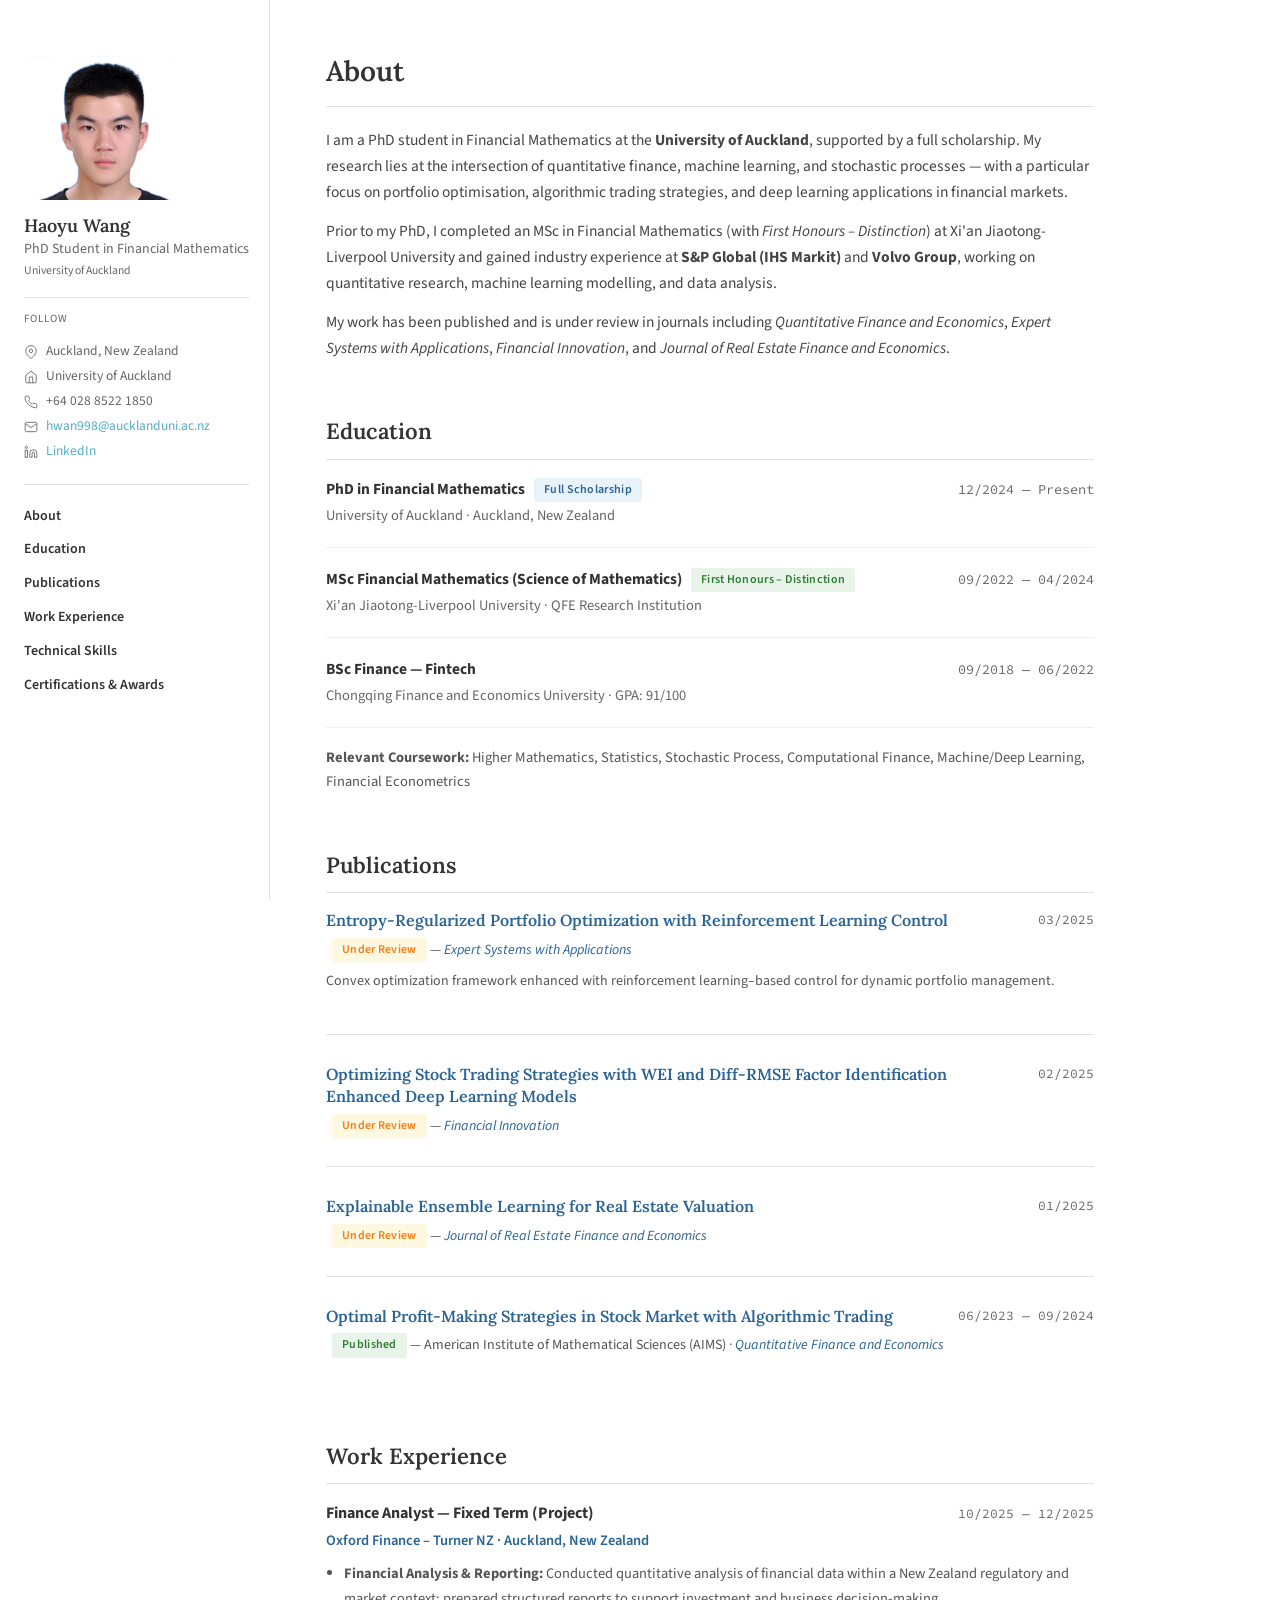
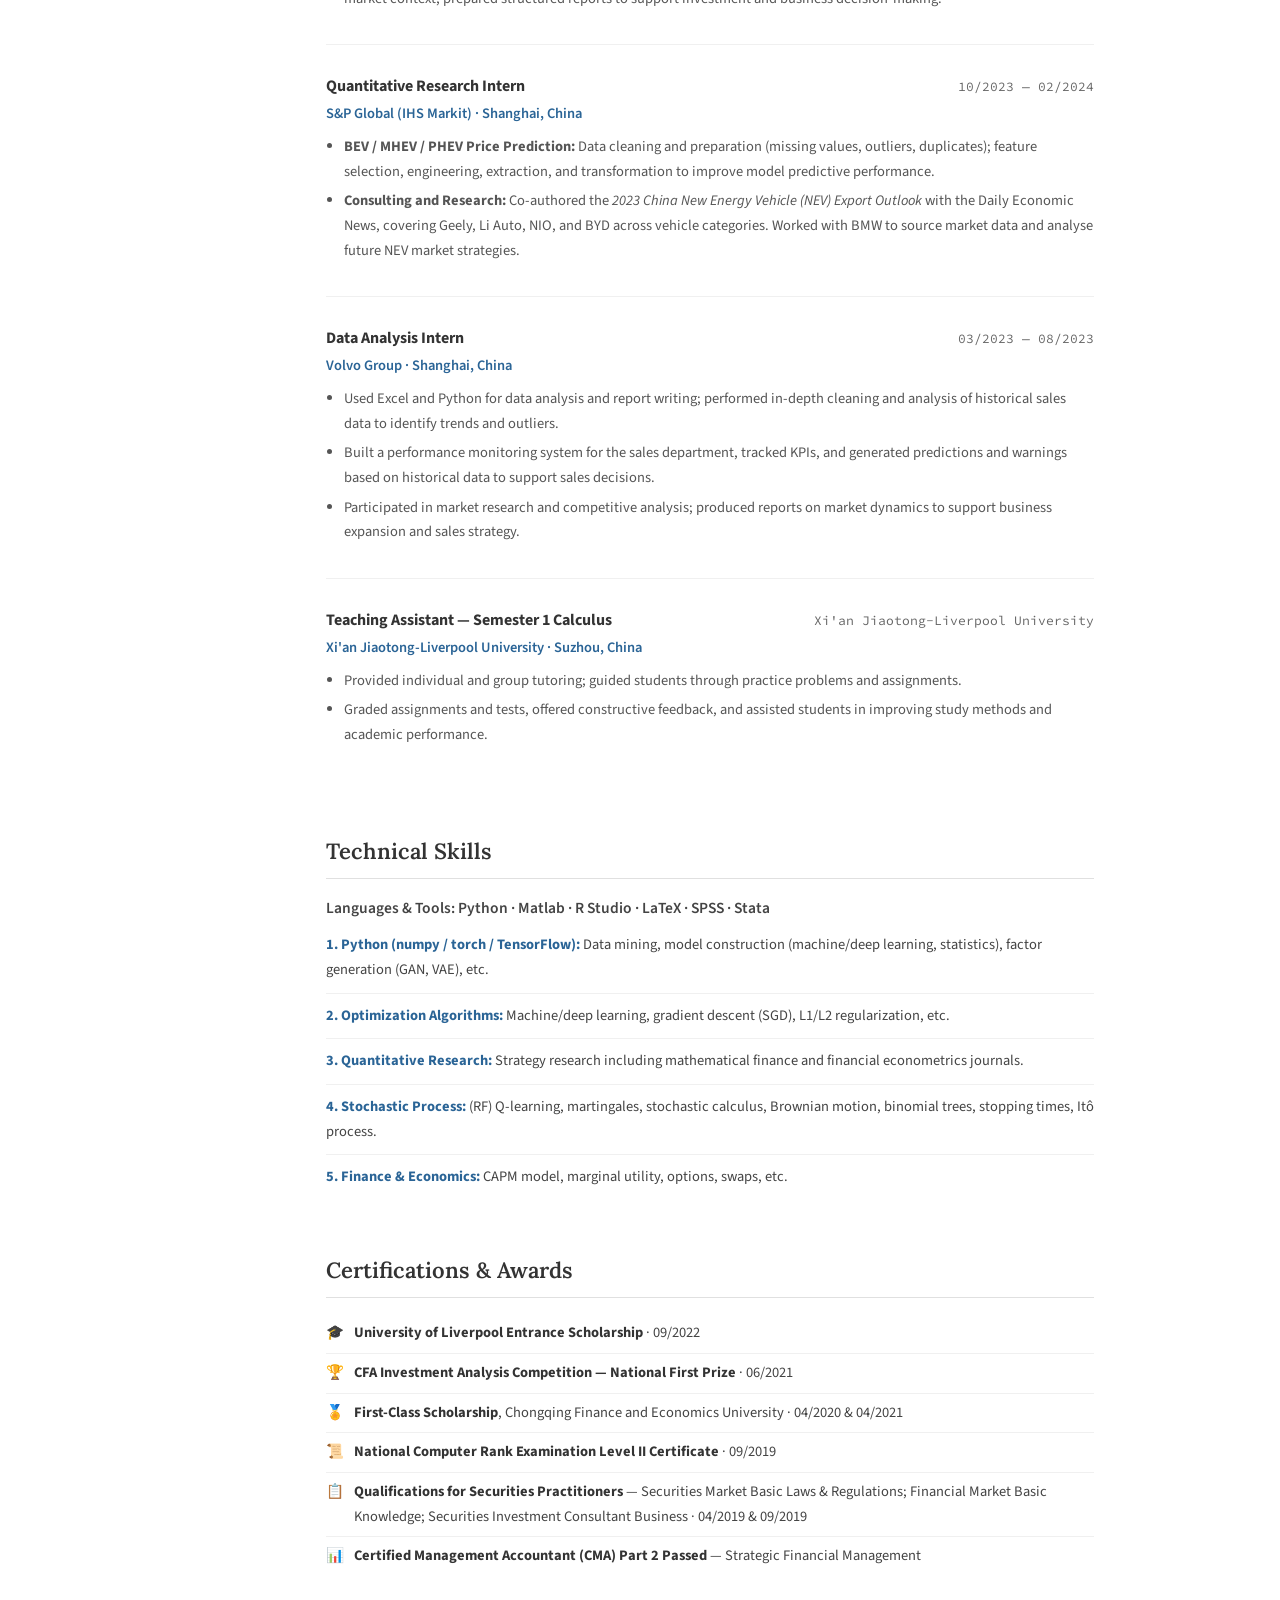
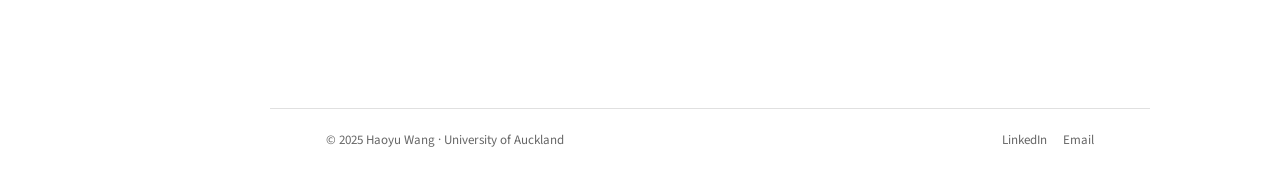
<file: Index.html>
<!DOCTYPE html>
<html lang="en">
<head>
<meta charset="UTF-8">
<meta name="viewport" content="width=device-width, initial-scale=1.0">
<title>Haoyu Wang — Personal Homepage</title>
<link href="https://fonts.googleapis.com/css2?family=Lora:ital,wght@0,400;0,600;1,400&family=Source+Sans+3:wght@300;400;600;700&family=Source+Code+Pro:wght@400;500&display=swap" rel="stylesheet">
<style>
  :root {
    --sidebar-w: 270px;
    --blue: #52adc8;
    --dark-blue: #2a6496;
    --text: #333;
    --muted: #666;
    --light: #f9f9f9;
    --border: #e0e0e0;
    --link: #52adc8;
  }

  *, *::before, *::after { box-sizing: border-box; margin: 0; padding: 0; }
  html { scroll-behavior: smooth; }

  body {
    font-family: 'Source Sans 3', sans-serif;
    font-size: 16px;
    line-height: 1.7;
    color: var(--text);
    background: #fff;
  }

  a { color: var(--link); text-decoration: none; }
  a:hover { text-decoration: underline; }

  .wrapper {
    display: flex;
    min-height: 100vh;
    max-width: 1280px;
    margin: 0 auto;
  }

  /* ── SIDEBAR ── */
  .sidebar {
    width: var(--sidebar-w);
    flex-shrink: 0;
    padding: 40px 20px 40px 24px;
    border-right: 1px solid var(--border);
    position: sticky;
    top: 0;
    height: 100vh;
    overflow-y: auto;
    background: #fff;
  }

  .photo-placeholder {
    width: 160px;
    height: 160px;
    border-radius: 4px;
    background: linear-gradient(135deg, #ddeef6 0%, #c0dcea 100%);
    display: flex;
    align-items: center;
    justify-content: center;
    font-family: 'Lora', serif;
    font-size: 48px;
    color: var(--dark-blue);
    margin-bottom: 14px;
  }

  .sidebar h3 {
    font-family: 'Lora', serif;
    font-size: 18px;
    font-weight: 600;
    margin-bottom: 2px;
    line-height: 1.3;
  }

  .sidebar-role {
    font-size: 14px;
    color: var(--muted);
    margin-bottom: 16px;
    line-height: 1.5;
  }

  .sidebar-follow {
    font-size: 11px;
    letter-spacing: 1px;
    text-transform: uppercase;
    color: var(--muted);
    border-top: 1px solid var(--border);
    padding-top: 12px;
    margin-bottom: 10px;
  }

  .sidebar-links {
    list-style: none;
    font-size: 13.5px;
    margin-bottom: 20px;
  }

  .sidebar-links li {
    padding: 3px 0;
    display: flex;
    align-items: flex-start;
    gap: 8px;
    color: var(--muted);
    line-height: 1.4;
  }

  .sidebar-links li svg {
    width: 14px; height: 14px;
    fill: none; stroke: var(--muted); stroke-width: 1.5;
    flex-shrink: 0;
    margin-top: 3px;
  }

  .sidebar-links a { color: var(--link); }

  .sidebar-nav {
    border-top: 1px solid var(--border);
    padding-top: 16px;
    list-style: none;
    font-size: 14px;
  }

  .sidebar-nav li { margin-bottom: 2px; }

  .sidebar-nav a {
    display: block;
    padding: 4px 0;
    color: var(--text);
    font-weight: 600;
  }

  .sidebar-nav a:hover { color: var(--link); text-decoration: none; }

  /* ── MAIN ── */
  .content {
    flex: 1;
    padding: 48px 56px 80px 56px;
    max-width: 880px;
  }

  .section { margin-bottom: 52px; }

  .content h1 {
    font-family: 'Lora', serif;
    font-size: 28px;
    font-weight: 600;
    margin-bottom: 20px;
    padding-bottom: 10px;
    border-bottom: 1px solid var(--border);
  }

  .content h2 {
    font-family: 'Lora', serif;
    font-size: 22px;
    font-weight: 600;
    margin-bottom: 16px;
    padding-bottom: 8px;
    border-bottom: 1px solid var(--border);
    scroll-margin-top: 20px;
  }

  .content p {
    margin-bottom: 12px;
    font-size: 15.5px;
    color: #444;
  }

  /* Education */
  .edu-item {
    margin-bottom: 18px;
    padding-bottom: 18px;
    border-bottom: 1px solid #f0f0f0;
  }
  .edu-item:last-child { border-bottom: none; margin-bottom: 0; }

  .edu-row {
    display: flex;
    justify-content: space-between;
    align-items: baseline;
    gap: 12px;
    flex-wrap: wrap;
  }

  .edu-deg {
    font-weight: 700;
    font-size: 15.5px;
  }

  .edu-period {
    font-size: 13.5px;
    color: var(--muted);
    white-space: nowrap;
    font-family: 'Source Code Pro', monospace;
  }

  .edu-detail {
    font-size: 14.5px;
    color: var(--muted);
    margin-top: 2px;
  }

  .badge {
    display: inline-block;
    padding: 2px 10px;
    border-radius: 3px;
    font-size: 12px;
    font-weight: 600;
    letter-spacing: 0.3px;
    vertical-align: middle;
    margin-left: 6px;
  }

  .badge-blue   { background: #e8f4fa; color: var(--dark-blue); }
  .badge-green  { background: #e8f4ea; color: #2e7d32; }
  .badge-orange { background: #fff3e0; color: #e65100; }
  .badge-purple { background: #f3e5f5; color: #6a1b9a; }
  .badge-review { background: #fff8e1; color: #f57f17; }

  /* Skills */
  .skills-top {
    font-size: 15px;
    font-weight: 600;
    margin-bottom: 14px;
    color: var(--text);
  }

  .skill-item {
    margin-bottom: 10px;
    padding-bottom: 10px;
    border-bottom: 1px solid #f0f0f0;
    font-size: 14.5px;
    color: #444;
  }

  .skill-item:last-child { border-bottom: none; }

  .skill-item strong { color: var(--dark-blue); }

  /* Experience */
  .exp-item {
    margin-bottom: 28px;
    padding-bottom: 28px;
    border-bottom: 1px solid #f0f0f0;
  }

  .exp-item:last-child { border-bottom: none; }

  .exp-row {
    display: flex;
    justify-content: space-between;
    align-items: baseline;
    gap: 12px;
    flex-wrap: wrap;
    margin-bottom: 2px;
  }

  .exp-title { font-weight: 700; font-size: 16px; }
  .exp-period {
    font-size: 13px;
    color: var(--muted);
    font-family: 'Source Code Pro', monospace;
    white-space: nowrap;
  }

  .exp-org {
    font-size: 14.5px;
    color: var(--dark-blue);
    font-weight: 600;
    margin-bottom: 8px;
  }

  .exp-ul {
    padding-left: 18px;
    font-size: 14.5px;
    color: #555;
  }

  .exp-ul li { margin-bottom: 5px; }

  /* Publications */
  .paper-item {
    margin-bottom: 28px;
    padding-bottom: 28px;
    border-bottom: 1px solid var(--border);
  }

  .paper-item:last-child { border-bottom: none; margin-bottom: 0; }

  .paper-row {
    display: flex;
    justify-content: space-between;
    align-items: flex-start;
    gap: 16px;
    flex-wrap: wrap;
    margin-bottom: 6px;
  }

  .paper-title {
    font-family: 'Lora', serif;
    font-size: 16px;
    font-weight: 600;
    color: var(--dark-blue);
    line-height: 1.4;
    flex: 1;
  }

  .paper-date {
    font-size: 13px;
    color: var(--muted);
    font-family: 'Source Code Pro', monospace;
    white-space: nowrap;
  }

  .paper-venue {
    font-size: 14px;
    color: #555;
    margin-top: 2px;
  }

  .paper-venue em { color: var(--dark-blue); font-style: italic; }

  /* Awards */
  .award-list {
    list-style: none;
    font-size: 14.5px;
  }

  .award-list li {
    padding: 7px 0;
    border-bottom: 1px solid #f0f0f0;
    display: flex;
    gap: 10px;
    color: #444;
  }

  .award-list li:last-child { border-bottom: none; }
  .award-list strong { color: var(--text); font-weight: 700; }

  /* Footer */
  .footer {
    border-top: 1px solid var(--border);
    padding: 20px 56px;
    font-size: 13px;
    color: var(--muted);
    display: flex;
    align-items: center;
    justify-content: space-between;
    gap: 12px;
    flex-wrap: wrap;
  }

  .footer-links { display: flex; gap: 16px; }
  .footer-links a { color: var(--muted); }
  .footer-links a:hover { color: var(--link); }

  /* Responsive */
  @media (max-width: 760px) {
    .wrapper { flex-direction: column; }
    .sidebar {
      position: relative; width: 100%; height: auto;
      border-right: none; border-bottom: 1px solid var(--border);
      padding: 24px 20px;
    }
    .content { padding: 28px 20px 60px; }
    .footer { padding: 20px; }
    .paper-row, .exp-row, .edu-row { flex-direction: column; gap: 2px; }
  }
</style>
</head>
<body>
<div class="wrapper">

  <!-- ── SIDEBAR ── -->
  <aside class="sidebar">
    <img src="[data-uri]" alt="Haoyu Wang" style="width:160px;height:160px;border-radius:4px;object-fit:cover;object-position:center top;margin-bottom:14px;display:block;">

    <h3>Haoyu Wang</h3>
    <p class="sidebar-role">
      PhD Student in Financial Mathematics<br>
      <small>University of Auckland</small>
    </p>

    <p class="sidebar-follow">Follow</p>
    <ul class="sidebar-links">
      <li>
        <svg viewBox="0 0 24 24"><path d="M21 10c0 7-9 13-9 13s-9-6-9-13a9 9 0 0 1 18 0z"/><circle cx="12" cy="10" r="3"/></svg>
        Auckland, New Zealand
      </li>
      <li>
        <svg viewBox="0 0 24 24"><path d="M3 9l9-7 9 7v11a2 2 0 0 1-2 2H5a2 2 0 0 1-2-2z"/><polyline points="9 22 9 12 15 12 15 22"/></svg>
        University of Auckland
      </li>
      <li>
        <svg viewBox="0 0 24 24"><path d="M22 16.92v3a2 2 0 0 1-2.18 2 19.79 19.79 0 0 1-8.63-3.07A19.5 19.5 0 0 1 4.69 13a19.79 19.79 0 0 1-3.07-8.67A2 2 0 0 1 3.6 2h3a2 2 0 0 1 2 1.72c.127.96.361 1.903.7 2.81a2 2 0 0 1-.45 2.11L8.09 9.91a16 16 0 0 0 6 6l1.27-1.27a2 2 0 0 1 2.11-.45c.907.339 1.85.573 2.81.7A2 2 0 0 1 22 16.92z"/></svg>
        +64 028 8522 1850
      </li>
      <li>
        <svg viewBox="0 0 24 24"><path d="M4 4h16c1.1 0 2 .9 2 2v12c0 1.1-.9 2-2 2H4c-1.1 0-2-.9-2-2V6c0-1.1.9-2 2-2z"/><polyline points="22,6 12,13 2,6"/></svg>
        <a href="mailto:hwan998@aucklanduni.ac.nz">hwan998@aucklanduni.ac.nz</a>
      </li>
      <li>
        <svg viewBox="0 0 24 24"><path d="M16 8a6 6 0 0 1 6 6v7h-4v-7a2 2 0 0 0-2-2 2 2 0 0 0-2 2v7h-4v-7a6 6 0 0 1 6-6z"/><rect x="2" y="9" width="4" height="12"/><circle cx="4" cy="4" r="2"/></svg>
        <a href="https://www.linkedin.com/in/haoyu-wang-05a224350" target="_blank">LinkedIn</a>
      </li>
    </ul>

    <nav>
      <ul class="sidebar-nav">
        <li><a href="#about">About</a></li>
        <li><a href="#education">Education</a></li>
        <li><a href="#publications">Publications</a></li>
        <li><a href="#experience">Work Experience</a></li>
        <li><a href="#skills">Technical Skills</a></li>
        <li><a href="#awards">Certifications &amp; Awards</a></li>
      </ul>
    </nav>
  </aside>

  <!-- ── MAIN ── -->
  <main>
    <div class="content">

      <!-- About -->
      <section class="section" id="about">
        <h1>About</h1>
        <p>
          I am a PhD student in Financial Mathematics at the <strong>University of Auckland</strong>, supported by a full scholarship. My research lies at the intersection of quantitative finance, machine learning, and stochastic processes — with a particular focus on portfolio optimisation, algorithmic trading strategies, and deep learning applications in financial markets.
        </p>
        <p>
          Prior to my PhD, I completed an MSc in Financial Mathematics (with <em>First Honours – Distinction</em>) at Xi'an Jiaotong-Liverpool University and gained industry experience at <strong>S&amp;P Global (IHS Markit)</strong> and <strong>Volvo Group</strong>, working on quantitative research, machine learning modelling, and data analysis.
        </p>
        <p>
          My work has been published and is under review in journals including <em>Quantitative Finance and Economics</em>, <em>Expert Systems with Applications</em>, <em>Financial Innovation</em>, and <em>Journal of Real Estate Finance and Economics</em>.
        </p>
      </section>

      <!-- Education -->
      <section class="section" id="education">
        <h2>Education</h2>

        <div class="edu-item">
          <div class="edu-row">
            <div class="edu-deg">PhD in Financial Mathematics <span class="badge badge-blue">Full Scholarship</span></div>
            <div class="edu-period">12/2024 — Present</div>
          </div>
          <div class="edu-detail">University of Auckland · Auckland, New Zealand</div>
        </div>

        <div class="edu-item">
          <div class="edu-row">
            <div class="edu-deg">MSc Financial Mathematics (Science of Mathematics) <span class="badge badge-green">First Honours – Distinction</span></div>
            <div class="edu-period">09/2022 — 04/2024</div>
          </div>
          <div class="edu-detail">Xi'an Jiaotong-Liverpool University · QFE Research Institution</div>
        </div>

        <div class="edu-item">
          <div class="edu-row">
            <div class="edu-deg">BSc Finance — Fintech</div>
            <div class="edu-period">09/2018 — 06/2022</div>
          </div>
          <div class="edu-detail">Chongqing Finance and Economics University · GPA: 91/100</div>
        </div>

        <p style="margin-top:14px; font-size:14.5px; color:#555;">
          <strong>Relevant Coursework:</strong> Higher Mathematics, Statistics, Stochastic Process, Computational Finance, Machine/Deep Learning, Financial Econometrics
        </p>
      </section>

      <!-- Publications -->
      <section class="section" id="publications">
        <h2>Publications</h2>

        <div class="paper-item">
          <div class="paper-row">
            <div class="paper-title">Entropy-Regularized Portfolio Optimization with Reinforcement Learning Control</div>
            <div class="paper-date">03/2025</div>
          </div>
          <div class="paper-venue">
            <span class="badge badge-review">Under Review</span> — <em>Expert Systems with Applications</em>
          </div>
          <p style="font-size:14px; color:#555; margin-top:8px;">
            Convex optimization framework enhanced with reinforcement learning–based control for dynamic portfolio management.
          </p>
        </div>

        <div class="paper-item">
          <div class="paper-row">
            <div class="paper-title">Optimizing Stock Trading Strategies with WEI and Diff-RMSE Factor Identification Enhanced Deep Learning Models</div>
            <div class="paper-date">02/2025</div>
          </div>
          <div class="paper-venue">
            <span class="badge badge-review">Under Review</span> — <em>Financial Innovation</em>
          </div>
        </div>

        <div class="paper-item">
          <div class="paper-row">
            <div class="paper-title">Explainable Ensemble Learning for Real Estate Valuation</div>
            <div class="paper-date">01/2025</div>
          </div>
          <div class="paper-venue">
            <span class="badge badge-review">Under Review</span> — <em>Journal of Real Estate Finance and Economics</em>
          </div>
        </div>

        <div class="paper-item">
          <div class="paper-row">
            <div class="paper-title">Optimal Profit-Making Strategies in Stock Market with Algorithmic Trading</div>
            <div class="paper-date">06/2023 — 09/2024</div>
          </div>
          <div class="paper-venue">
            <span class="badge badge-green">Published</span> — American Institute of Mathematical Sciences (AIMS) · <em>Quantitative Finance and Economics</em>
          </div>
        </div>

      </section>

      <!-- Work Experience -->
      <section class="section" id="experience">
        <h2>Work Experience</h2>

        <div class="exp-item">
          <div class="exp-row">
            <div class="exp-title">Finance Analyst — Fixed Term (Project)</div>
            <div class="exp-period">10/2025 — 12/2025</div>
          </div>
          <div class="exp-org">Oxford Finance – Turner NZ · Auckland, New Zealand</div>
          <ul class="exp-ul">
            <li><strong>Financial Analysis &amp; Reporting:</strong> Conducted quantitative analysis of financial data within a New Zealand regulatory and market context; prepared structured reports to support investment and business decision-making.</li>
          </ul>
        </div>

        <div class="exp-item">
          <div class="exp-row">
            <div class="exp-title">Quantitative Research Intern</div>
            <div class="exp-period">10/2023 — 02/2024</div>
          </div>
          <div class="exp-org">S&amp;P Global (IHS Markit) · Shanghai, China</div>
          <ul class="exp-ul">
            <li><strong>BEV / MHEV / PHEV Price Prediction:</strong> Data cleaning and preparation (missing values, outliers, duplicates); feature selection, engineering, extraction, and transformation to improve model predictive performance.</li>
            <li><strong>Consulting and Research:</strong> Co-authored the <em>2023 China New Energy Vehicle (NEV) Export Outlook</em> with the Daily Economic News, covering Geely, Li Auto, NIO, and BYD across vehicle categories. Worked with BMW to source market data and analyse future NEV market strategies.</li>
          </ul>
        </div>

        <div class="exp-item">
          <div class="exp-row">
            <div class="exp-title">Data Analysis Intern</div>
            <div class="exp-period">03/2023 — 08/2023</div>
          </div>
          <div class="exp-org">Volvo Group · Shanghai, China</div>
          <ul class="exp-ul">
            <li>Used Excel and Python for data analysis and report writing; performed in-depth cleaning and analysis of historical sales data to identify trends and outliers.</li>
            <li>Built a performance monitoring system for the sales department, tracked KPIs, and generated predictions and warnings based on historical data to support sales decisions.</li>
            <li>Participated in market research and competitive analysis; produced reports on market dynamics to support business expansion and sales strategy.</li>
          </ul>
        </div>

        <div class="exp-item">
          <div class="exp-row">
            <div class="exp-title">Teaching Assistant — Semester 1 Calculus</div>
            <div class="exp-period">Xi'an Jiaotong-Liverpool University</div>
          </div>
          <div class="exp-org">Xi'an Jiaotong-Liverpool University · Suzhou, China</div>
          <ul class="exp-ul">
            <li>Provided individual and group tutoring; guided students through practice problems and assignments.</li>
            <li>Graded assignments and tests, offered constructive feedback, and assisted students in improving study methods and academic performance.</li>
          </ul>
        </div>

      </section>

      <!-- Technical Skills -->
      <section class="section" id="skills">
        <h2>Technical Skills</h2>

        <p class="skills-top">Languages &amp; Tools: Python · Matlab · R Studio · LaTeX · SPSS · Stata</p>

        <div class="skill-item">
          <strong>1. Python (numpy / torch / TensorFlow):</strong> Data mining, model construction (machine/deep learning, statistics), factor generation (GAN, VAE), etc.
        </div>
        <div class="skill-item">
          <strong>2. Optimization Algorithms:</strong> Machine/deep learning, gradient descent (SGD), L1/L2 regularization, etc.
        </div>
        <div class="skill-item">
          <strong>3. Quantitative Research:</strong> Strategy research including mathematical finance and financial econometrics journals.
        </div>
        <div class="skill-item">
          <strong>4. Stochastic Process:</strong> (RF) Q-learning, martingales, stochastic calculus, Brownian motion, binomial trees, stopping times, Itô process.
        </div>
        <div class="skill-item">
          <strong>5. Finance &amp; Economics:</strong> CAPM model, marginal utility, options, swaps, etc.
        </div>
      </section>

      <!-- Awards -->
      <section class="section" id="awards">
        <h2>Certifications &amp; Awards</h2>
        <ul class="award-list">
          <li><span>🎓</span><div><strong>University of Liverpool Entrance Scholarship</strong> · 09/2022</div></li>
          <li><span>🏆</span><div><strong>CFA Investment Analysis Competition — National First Prize</strong> · 06/2021</div></li>
          <li><span>🏅</span><div><strong>First-Class Scholarship</strong>, Chongqing Finance and Economics University · 04/2020 &amp; 04/2021</div></li>
          <li><span>📜</span><div><strong>National Computer Rank Examination Level II Certificate</strong> · 09/2019</div></li>
          <li><span>📋</span><div><strong>Qualifications for Securities Practitioners</strong> — Securities Market Basic Laws &amp; Regulations; Financial Market Basic Knowledge; Securities Investment Consultant Business · 04/2019 &amp; 09/2019</div></li>
          <li><span>📊</span><div><strong>Certified Management Accountant (CMA) Part 2 Passed</strong> — Strategic Financial Management</div></li>
        </ul>
      </section>

    </div><!-- /content -->

    <footer class="footer">
      <span>© 2025 Haoyu Wang · University of Auckland</span>
      <div class="footer-links">
        <a href="https://www.linkedin.com/in/haoyu-wang-05a224350" target="_blank">LinkedIn</a>
        <a href="mailto:hwan998@aucklanduni.ac.nz">Email</a>
      </div>
    </footer>
  </main>

</div>
</body>
</html>
</file>
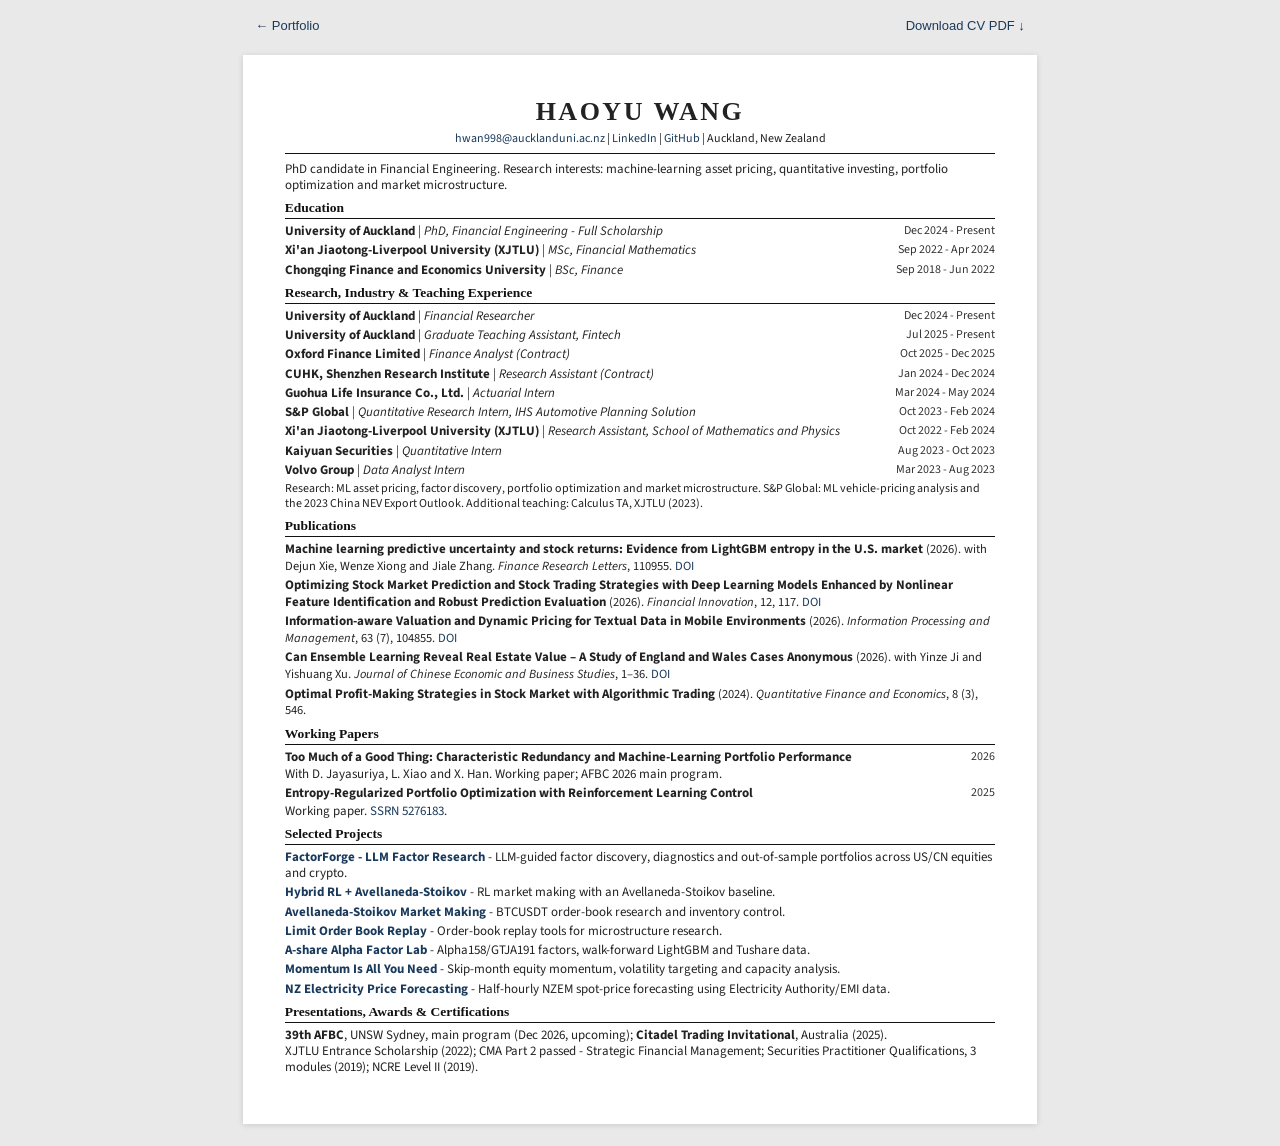
<file: cv.html>
<!DOCTYPE html><html lang="en"><head><meta charset="UTF-8"><meta name="viewport" content="width=device-width,initial-scale=1"><meta name="description" content="Haoyu Wang: education, publications, research and industry experience, teaching and quantitative research projects."><title>Haoyu Wang - CV</title><link href="https://fonts.googleapis.com/css2?family=Lora:wght@400;600&amp;family=Source+Sans+3:wght@400;600;700&amp;display=swap" rel="stylesheet"><style>*{box-sizing:border-box}body{margin:0;background:#e9e9e9;color:#222;font-family:'Source Sans 3',Arial,sans-serif;font-size:13px;line-height:1.25}a{color:#1a3a5c;text-decoration:none}a:hover{text-decoration:underline}.sheet{max-width:210mm;margin:22px auto;padding:11mm;background:white;box-shadow:0 1px 6px #0002}header{text-align:center;border-bottom:1.5px solid #111;padding-bottom:7px;margin-bottom:7px}h1{font:700 26px Georgia,serif;letter-spacing:2.5px;margin:0 0 4px}.contact{font-size:12px}h2{font:700 13.5px Georgia,serif;border-bottom:1px solid #111;padding-bottom:2px;margin:0 0 4px;color:#111}section{margin-bottom:7px}article{margin-bottom:3px}p{margin:1px 0}.row{display:flex;justify-content:space-between;gap:9px}.row>div{min-width:0}.row time,.row>span{white-space:nowrap;flex-shrink:0;font-size:12px;color:#333}.role{font-style:italic;font-weight:400}.venue{font-size:12.5px}.note{font-size:12px}.cv-tools{max-width:210mm;margin:18px auto 0;padding:0 12px;display:flex;justify-content:space-between;font:13px Arial,sans-serif}@media(max-width:650px){.sheet{margin:12px 8px;padding:22px 18px}.row{flex-wrap:wrap;gap:1px}header .contact{line-height:1.5}h1{font-size:25px}}@media print{@page{size:A4;margin:10mm}body{background:white}.sheet{margin:0;padding:0;max-width:none;box-shadow:none}.cv-tools{display:none}h2{break-after:avoid}article{break-inside:avoid}}</style></head><body><nav class="cv-tools" aria-label="CV navigation"><a href="index.html">← Portfolio</a><a href="Haoyu-Wang-CV.pdf" download>Download CV PDF ↓</a></nav><main class="sheet"><header><h1>HAOYU WANG</h1><div class="contact"><a href="mailto:hwan998@aucklanduni.ac.nz">hwan998@aucklanduni.ac.nz</a> | <a href="https://www.linkedin.com/in/haoyu-wang-05a224350">LinkedIn</a> | <a href="https://github.com/Haoyu-tech">GitHub</a> | Auckland, New Zealand</div></header><p style="margin-bottom:7px">PhD candidate in Financial Engineering. Research interests: machine-learning asset pricing, quantitative investing, portfolio optimization and market microstructure.</p><section><h2>Education</h2><article><div class="row"><div><strong>University of Auckland</strong> <span class="role">| PhD, Financial Engineering - Full Scholarship</span></div><time>Dec 2024 - Present</time></div></article><article><div class="row"><div><strong>Xi'an Jiaotong-Liverpool University (XJTLU)</strong> <span class="role">| MSc, Financial Mathematics</span></div><time>Sep 2022 - Apr 2024</time></div></article><article><div class="row"><div><strong>Chongqing Finance and Economics University</strong> <span class="role">| BSc, Finance</span></div><time>Sep 2018 - Jun 2022</time></div></article></section><section><h2>Research, Industry &amp; Teaching Experience</h2><article><div class="row"><div><strong>University of Auckland</strong> <span class="role">| Financial Researcher</span></div><time>Dec 2024 - Present</time></div></article><article><div class="row"><div><strong>University of Auckland</strong> <span class="role">| Graduate Teaching Assistant, Fintech</span></div><time>Jul 2025 - Present</time></div></article><article><div class="row"><div><strong>Oxford Finance Limited</strong> <span class="role">| Finance Analyst (Contract)</span></div><time>Oct 2025 - Dec 2025</time></div></article><article><div class="row"><div><strong>CUHK, Shenzhen Research Institute</strong> <span class="role">| Research Assistant (Contract)</span></div><time>Jan 2024 - Dec 2024</time></div></article><article><div class="row"><div><strong>Guohua Life Insurance Co., Ltd.</strong> <span class="role">| Actuarial Intern</span></div><time>Mar 2024 - May 2024</time></div></article><article><div class="row"><div><strong>S&amp;P Global</strong> <span class="role">| Quantitative Research Intern, IHS Automotive Planning Solution</span></div><time>Oct 2023 - Feb 2024</time></div></article><article><div class="row"><div><strong>Xi'an Jiaotong-Liverpool University (XJTLU)</strong> <span class="role">| Research Assistant, School of Mathematics and Physics</span></div><time>Oct 2022 - Feb 2024</time></div></article><article><div class="row"><div><strong>Kaiyuan Securities</strong> <span class="role">| Quantitative Intern</span></div><time>Aug 2023 - Oct 2023</time></div></article><article><div class="row"><div><strong>Volvo Group</strong> <span class="role">| Data Analyst Intern</span></div><time>Mar 2023 - Aug 2023</time></div></article><p class="note">Research: ML asset pricing, factor discovery, portfolio optimization and market microstructure. S&amp;P Global: ML vehicle-pricing analysis and the 2023 China NEV Export Outlook. Additional teaching: Calculus TA, XJTLU (2023).</p></section><section><h2>Publications</h2><article><strong>Machine learning predictive uncertainty and stock returns: Evidence from LightGBM entropy in the U.S. market</strong> <span class="venue">(2026). with Dejun Xie, Wenze Xiong and Jiale Zhang. <em>Finance Research Letters</em>, 110955. <a href="https://doi.org/10.1016/j.frl.2026.110955">DOI</a></span></article><article><strong>Optimizing Stock Market Prediction and Stock Trading Strategies with Deep Learning Models Enhanced by Nonlinear Feature Identification and Robust Prediction Evaluation</strong> <span class="venue">(2026). <em>Financial Innovation</em>, 12, 117. <a href="https://doi.org/10.1186/s40854-026-00929-6">DOI</a></span></article><article><strong>Information-aware Valuation and Dynamic Pricing for Textual Data in Mobile Environments</strong> <span class="venue">(2026). <em>Information Processing and Management</em>, 63 (7), 104855. <a href="https://doi.org/10.1016/j.ipm.2026.104855">DOI</a></span></article><article><strong>Can Ensemble Learning Reveal Real Estate Value – A Study of England and Wales Cases Anonymous</strong> <span class="venue">(2026). with Yinze Ji and Yishuang Xu. <em>Journal of Chinese Economic and Business Studies</em>, 1&ndash;36. <a href="https://doi.org/10.1080/14765284.2026.2722767">DOI</a></span></article><article><strong>Optimal Profit-Making Strategies in Stock Market with Algorithmic Trading</strong> <span class="venue">(2024). <em>Quantitative Finance and Economics</em>, 8 (3), 546. </span></article></section><section><h2>Working Papers</h2><article><div class="row"><strong>Too Much of a Good Thing: Characteristic Redundancy and Machine-Learning Portfolio Performance</strong><span>2026</span></div><p>With D. Jayasuriya, L. Xiao and X. Han. Working paper; AFBC 2026 main program.</p></article><article><div class="row"><strong>Entropy-Regularized Portfolio Optimization with Reinforcement Learning Control</strong><span>2025</span></div><p>Working paper. <a href="https://papers.ssrn.com/sol3/papers.cfm?abstract_id=5276183">SSRN 5276183</a>.</p></article></section><section><h2>Selected Projects</h2><article><strong><a href="https://github.com/Haoyu-tech/FactorForge-LLM-Factor-generation">FactorForge - LLM Factor Research</a></strong> - LLM-guided factor discovery, diagnostics and out-of-sample portfolios across US/CN equities and crypto.</article><article><strong><a href="https://github.com/Haoyu-tech/Hybrid-Reinforcement-Learning-with-an-Avellaneda--Stoikov-Backbone">Hybrid RL + Avellaneda-Stoikov</a></strong> - RL market making with an Avellaneda-Stoikov baseline.</article><article><strong><a href="https://github.com/Haoyu-tech/An-Avellaneda-Stoikov-market-making-research-project-built-on-real-Binance-Futures-BTCUSDT-L2-data.">Avellaneda-Stoikov Market Making</a></strong> - BTCUSDT order-book research and inventory control.</article><article><strong><a href="https://github.com/Haoyu-tech/lob-replay">Limit Order Book Replay</a></strong> - Order-book replay tools for microstructure research.</article><article><strong><a href="https://github.com/Haoyu-tech/astock-alpha-factor-lab">A-share Alpha Factor Lab</a></strong> - Alpha158/GTJA191 factors, walk-forward LightGBM and Tushare data.</article><article><strong><a href="https://github.com/Haoyu-tech/Momentum-is-all-you-need">Momentum Is All You Need</a></strong> - Skip-month equity momentum, volatility targeting and capacity analysis.</article><article><strong><a href="https://github.com/Haoyu-tech/NZ-Energy-Pricing-Forecasting">NZ Electricity Price Forecasting</a></strong> - Half-hourly NZEM spot-price forecasting using Electricity Authority/EMI data.</article></section><section><h2>Presentations, Awards &amp; Certifications</h2><p><strong>39th AFBC</strong>, UNSW Sydney, main program (Dec 2026, upcoming); <strong>Citadel Trading Invitational</strong>, Australia (2025).<br>XJTLU Entrance Scholarship (2022); CMA Part 2 passed - Strategic Financial Management; Securities Practitioner Qualifications, 3 modules (2019); NCRE Level II (2019).</p></section></main></body></html>
</file>
